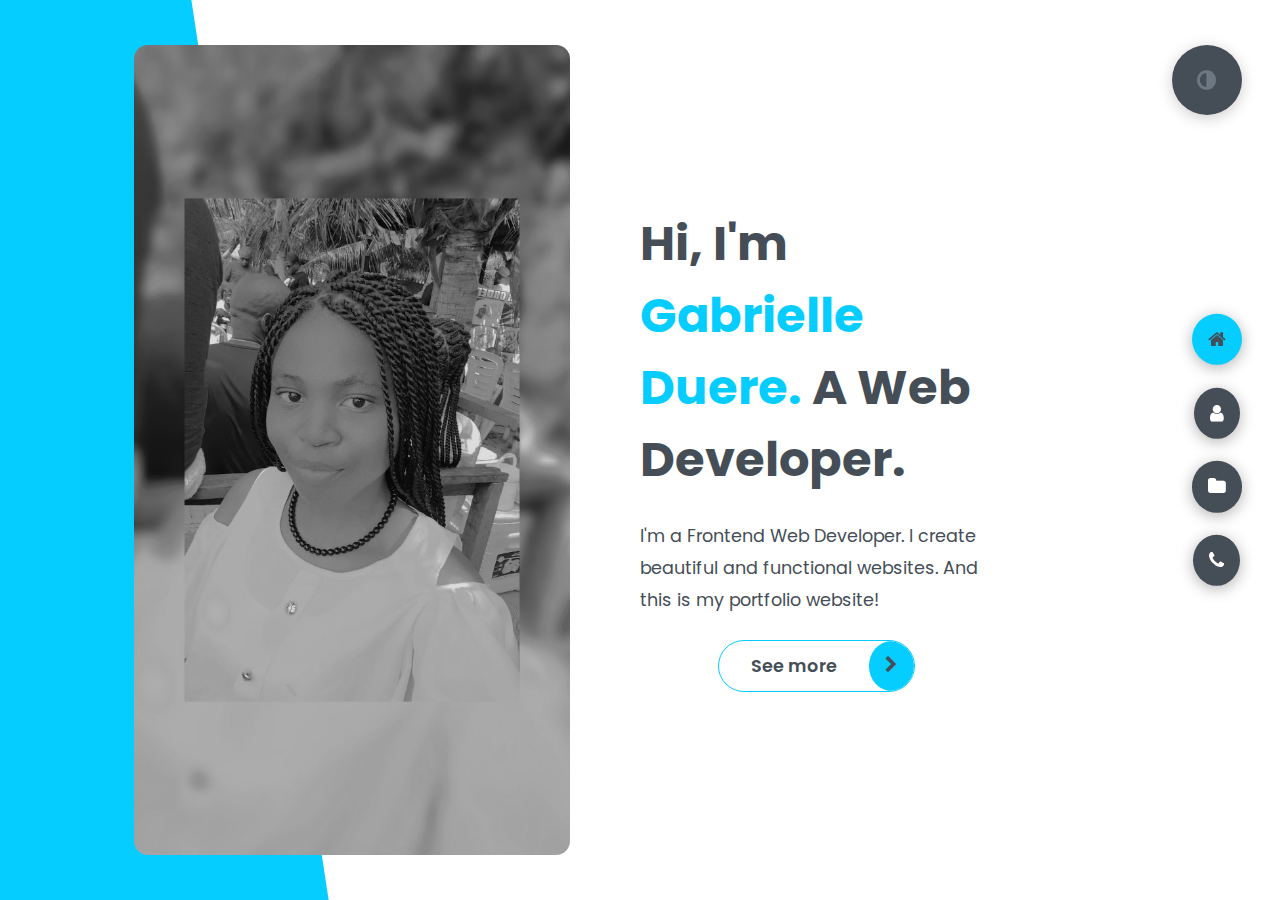
<file: index.html>
<!DOCTYPE html>
<html lang="en">
<head>
    <meta charset="UTF-8">
    <meta http-equiv="X-UA-Compatible" content="IE=edge">
    <meta name="viewport" content="width=device-width, initial-scale=1.0">
    <link rel="stylesheet" href="https://stackpath.bootstrapcdn.com/font-awesome/4.7.0/css/font-awesome.min.css" />
    <link rel="stylesheet" href="styles.css">
    <link rel="preconnect" href="https://fonts.googleapis.com">
    <link rel="preconnect" href="https://fonts.gstatic.com" crossorigin>
    <link href="https://fonts.googleapis.com/css2?family=Poppins:ital,wght@0,100;0,200;0,300;0,400;0,500;0,600;0,700;0,800;0,900;1,100;1,200;1,300;1,400;1,500;1,600;1,700;1,800;1,900&display=swap" rel="stylesheet">
    <title>Portfolio</title>
</head>
<body class="main-content light-mode">
    <header class="section sec1 header active" id="home">
        <div class="header-content">
            <div class="left-header">
                <div class="h-shape"></div>
                <div class="image">
                    <img src="/hero.jpg" alt="">
                </div>
            </div>
            <div class="right-header">
                <h1 class="name">
                    Hi, I'm <span class="name">Gabrielle Duere.</span>
                    A Web Developer.
                </h1>
                <p>
                    I'm a Frontend Web Developer. I create beautiful and functional websites.
                    And this is my portfolio website!
                </p>
                <div class="btn-con">
                    <a href="/about.html" class="main-btn">
                        <span class="btn-text">
                            See more
                        </span>
                        <span class="btn-icon">
                            <i class="fa fa-chevron-right"></i>
                        </span>
                    </a>
                </div>
                
            </div>
        </div>
    </header>
    <div class="controls">
        <a href="/index.html"><div class="control con-1 active-btn" data-id="home"><i class="fa fa-home"></i></div></a>
        <a href="/about.html"><div class="control con-2" data-id="about"><i class="fa fa-user"></i></div></a>
        <a href="/portfolio.html"><div class="control con-3" data-id="portfolio"><i class="fa fa-folder"></i></div></a>
        <a href="/contact.html"><div class="control con-5" data-id="contact"><i class="fa fa-phone"></i></div></a>
    </div>

    <div class="theme-btn">
        <i class="fa fa-adjust"></i>
    </div>

    <script src="app.js"></script>
</body>
</html>
</file>
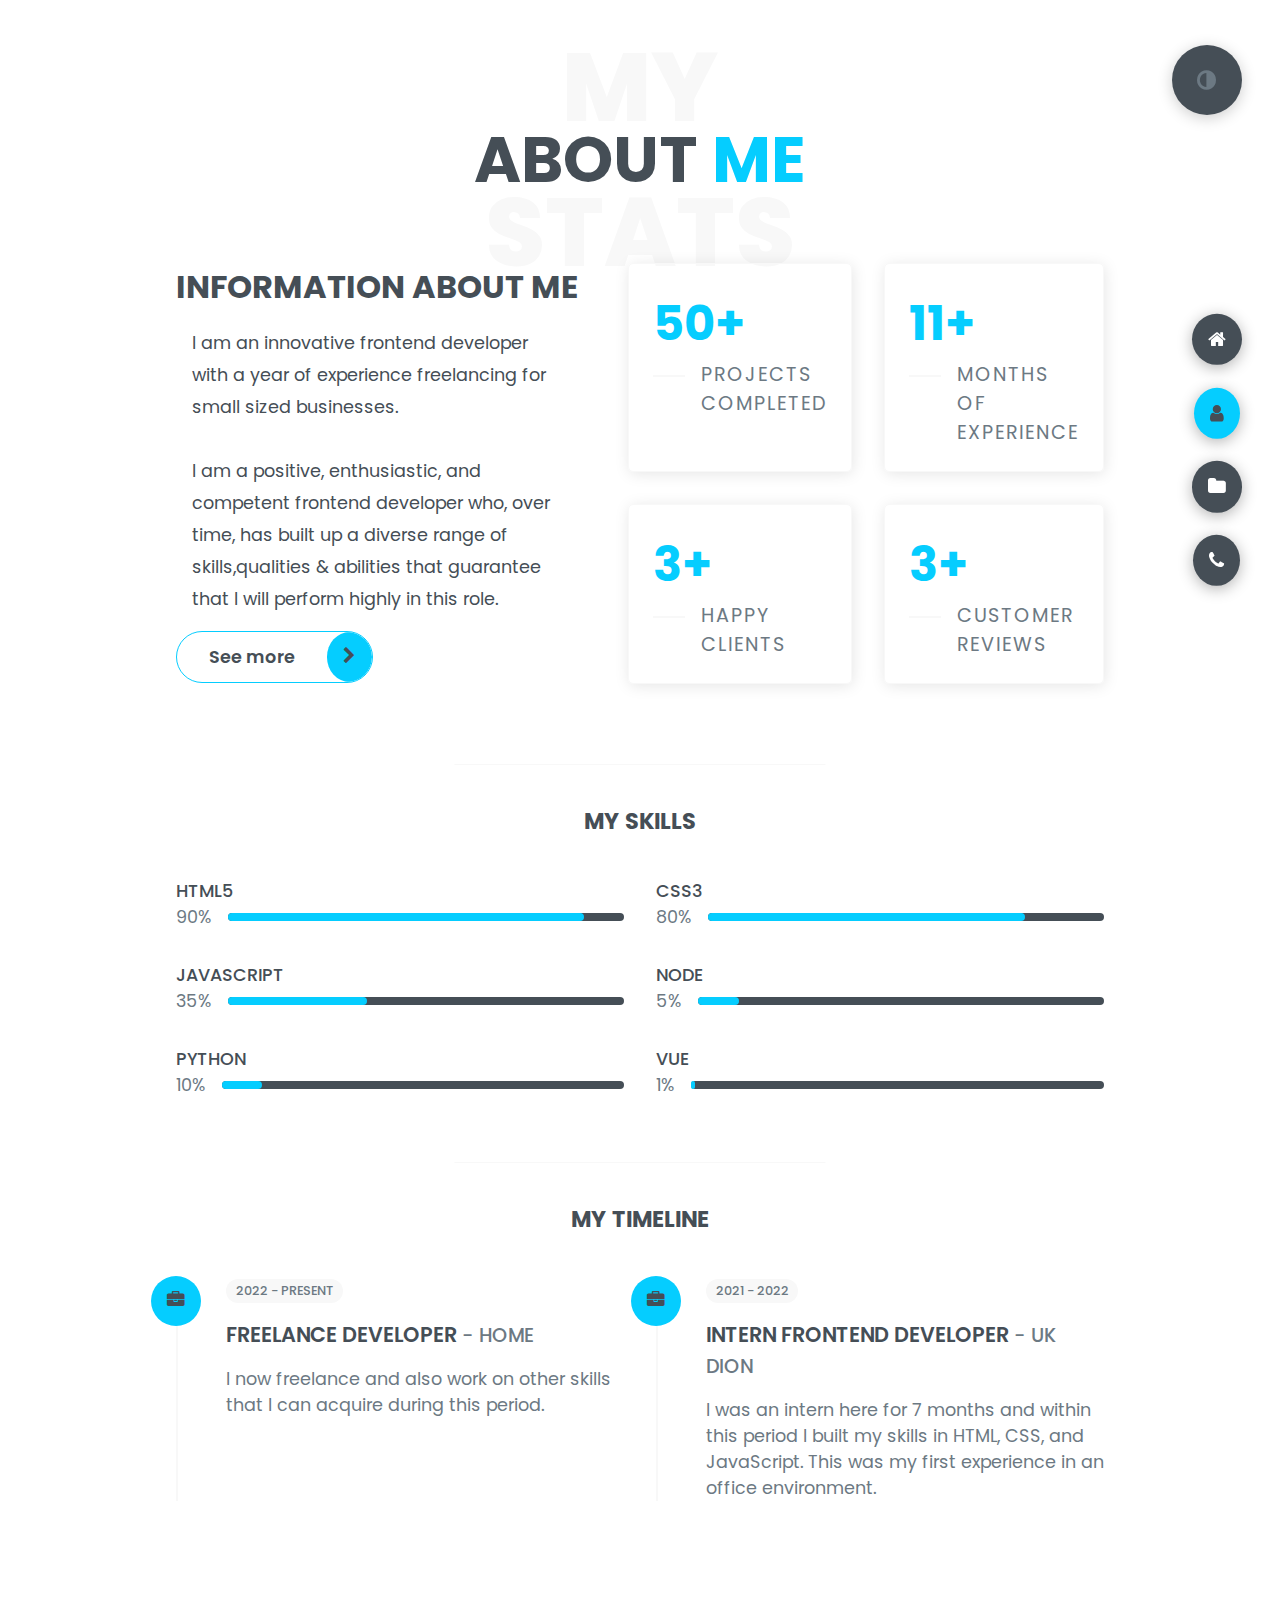
<file: about.html>
<!DOCTYPE html>
<html lang="en">
    <head>
        <meta charset="utf-8">
        <meta name="viewport" content="width=device-width, initial-scale=1, shrink-to-fit=no">
        
        <!-- SEO Meta Tags -->
        <meta name="description" content="Your description">
        <meta name="author" content="Your name">
    
        <!-- OG Meta Tags to improve the way the post looks when you share the page on Facebook, Twitter, LinkedIn -->
        <meta property="og:site_name" content="" /> <!-- website name -->
        <meta property="og:site" content="" /> <!-- website link -->
        <meta property="og:title" content=""/> <!-- title shown in the actual shared post -->
        <meta property="og:description" content="" /> <!-- description shown in the actual shared post -->
        <meta property="og:image" content="" /> <!-- image link, make sure it's jpg -->
        <meta property="og:url" content="" /> <!-- where do you want your post to link to -->
        <meta name="twitter:card" content="summary_large_image"> <!-- to have large image post format in Twitter -->
    
        <!-- Webpage Title -->
        <title>About Page</title>
        
        <!-- Styles -->
        <link rel="stylesheet" href="https://stackpath.bootstrapcdn.com/font-awesome/4.7.0/css/font-awesome.min.css" />

    <link rel="stylesheet" href="styles.css">

    <link rel="preconnect" href="https://fonts.googleapis.com">

    <link rel="preconnect" href="https://fonts.gstatic.com" crossorigin>

    <link href="https://fonts.googleapis.com/css2?family=Poppins:ital,wght@0,100;0,200;0,300;0,400;0,500;0,600;0,700;0,800;0,900;1,100;1,200;1,300;1,400;1,500;1,600;1,700;1,800;1,900&display=swap" rel="stylesheet">

        <!-- Favicon  -->
        <link rel="icon" href="images/favicon.png">
    </head>
<body class="main-content light-mode">
    <main>
        <section class="section sec2 about active" id="about">
            <div class="main-title">
                <h2>About <span>me</span> <span class="bg-text">my stats</span></h2>
            </div>
            <div class="about-con">
                <div class="left-about">
                    <h4>Information About Me</h4>
                    <p>
                        I am an innovative frontend developer with a year of experience 
                        freelancing for small sized businesses. <br> <br> I am a positive, 
                        enthusiastic, and competent frontend developer who, over time, 
                        has built up a diverse range of skills,qualities & abilities that 
                        guarantee that I will perform highly in this role.
                    </p>
                    <div class="btn-con">
                        <a href="/portfolio.html" class="main-btn">
                            <span class="btn-text">
                                See more
                            </span>
                            <span class="btn-icon">
                                <i class="fa fa-chevron-right"></i>
                            </span>
                        </a>
                    </div>
                </div>
                <div class="right-about">
                    <div class="about-item">
                        <div class="abt-text">
                            <p class="large-text">50+</p>
                            <p class="small-text">Projects <br> Completed</p>
                        </div>
                    </div>
                    <div class="about-item">
                        <div class="abt-text">
                            <p class="large-text">11+</p>
                            <p class="small-text">months of<br> Experience</p>
                        </div>
                    </div>
                    <div class="about-item">
                        <div class="abt-text">
                            <p class="large-text">3+</p>
                            <p class="small-text">Happy <br>clients</p>
                        </div>
                    </div>
                    <div class="about-item">
                        <div class="abt-text">
                            <p class="large-text">3+</p>
                            <p class="small-text">customer <br> reviews</p>
                        </div>
                    </div>
                </div>
            </div>
            <div class="about-stats">
                <h4 class="stat-title">My Skills</h4>
                <div class="progress-bars">
                    <div class="progress-bar">
                        <p class="progress-title">
                            html5
                        </p>
                        <div class="progress-con">
                            <p class="prog-text">90%</p>
                            <div class="progress">
                                <span class="html"></span>
                            </div>
                        </div>
                    </div>
                    <div class="progress-bar">
                        <p class="progress-title">
                            css3
                        </p>
                        <div class="progress-con">
                            <p class="prog-text">80%</p>
                            <div class="progress">
                                <span class="css"></span>
                            </div>
                        </div>
                    </div>
                    <div class="progress-bar">
                        <p class="progress-title">
                            JavaScript
                        </p>
                        <div class="progress-con">
                            <p class="prog-text">35%</p>
                            <div class="progress">
                                <span class="js"></span>
                            </div>
                        </div>
                    </div>
                    <div class="progress-bar">
                        <p class="progress-title">
                            node
                        </p>
                        <div class="progress-con">
                            <p class="prog-text">5%</p>
                            <div class="progress">
                                <span class="api"></span>
                            </div>
                        </div>
                    </div>
                    <div class="progress-bar">
                        <p class="progress-title">
                            python
                        </p>
                        <div class="progress-con">
                            <p class="prog-text">10%</p>
                            <div class="progress">
                                <span class="python"></span>
                            </div>
                        </div>
                    </div>
                    <div class="progress-bar">
                        <p class="progress-title">
                            vue
                        </p>
                        <div class="progress-con">
                            <p class="prog-text">1%</p>
                            <div class="progress">
                                <span class="vue"></span>
                            </div>
                        </div>
                    </div>
                </div>
            </div>
            <h4 class="stat-title">My timeline</h4>
            <div class="timeline">
                <div class="timeline-item">
                    <div class="tl-icon">
                        <i class="fa fa-briefcase"></i>
                    </div>
                    <p class="tl-duration">2022 - present</p>
                    <h5>Freelance Developer <span> - Home</span></h5>
                    <p>
                        I now freelance and also work on other skills that I 
                        can acquire during this period.
                    </p>
                </div>
                <div class="timeline-item">
                    <div class="tl-icon">
                        <i class="fa fa-briefcase"></i>
                    </div>
                    <p class="tl-duration">2021 - 2022</p>
                    <h5>Intern Frontend Developer <span> - UK Dion</span></h5>
                    <p>
                        I was an intern here for 7 months and within this period I 
                        built my skills in HTML, CSS, and JavaScript. This was my first 
                        experience in an office environment.
                    </p>
                </div>
            </div>
        </section>
    </main>
    <div class="controls">
        <a href="/index.html"><div class="control con-1" data-id="home"><i class="fa fa-home"></i> </div></a>
        <a href="/about.html"><div class="control con-2 active-btn" data-id="about"><i class="fa fa-user"></i></div></a>
        <a href="/portfolio.html"><div class="control con-3" data-id="portfolio"><i class="fa fa-folder"></i></div></a>
        <a href="/contact.html"><div class="control con-5" data-id="contact"><i class="fa fa-phone"></i></div></a>
    </div>

    <div class="theme-btn">
        <i class="fa fa-adjust"></i>
    </div>

    <script src="app.js"></script>
</body>
    
</html>
</file>
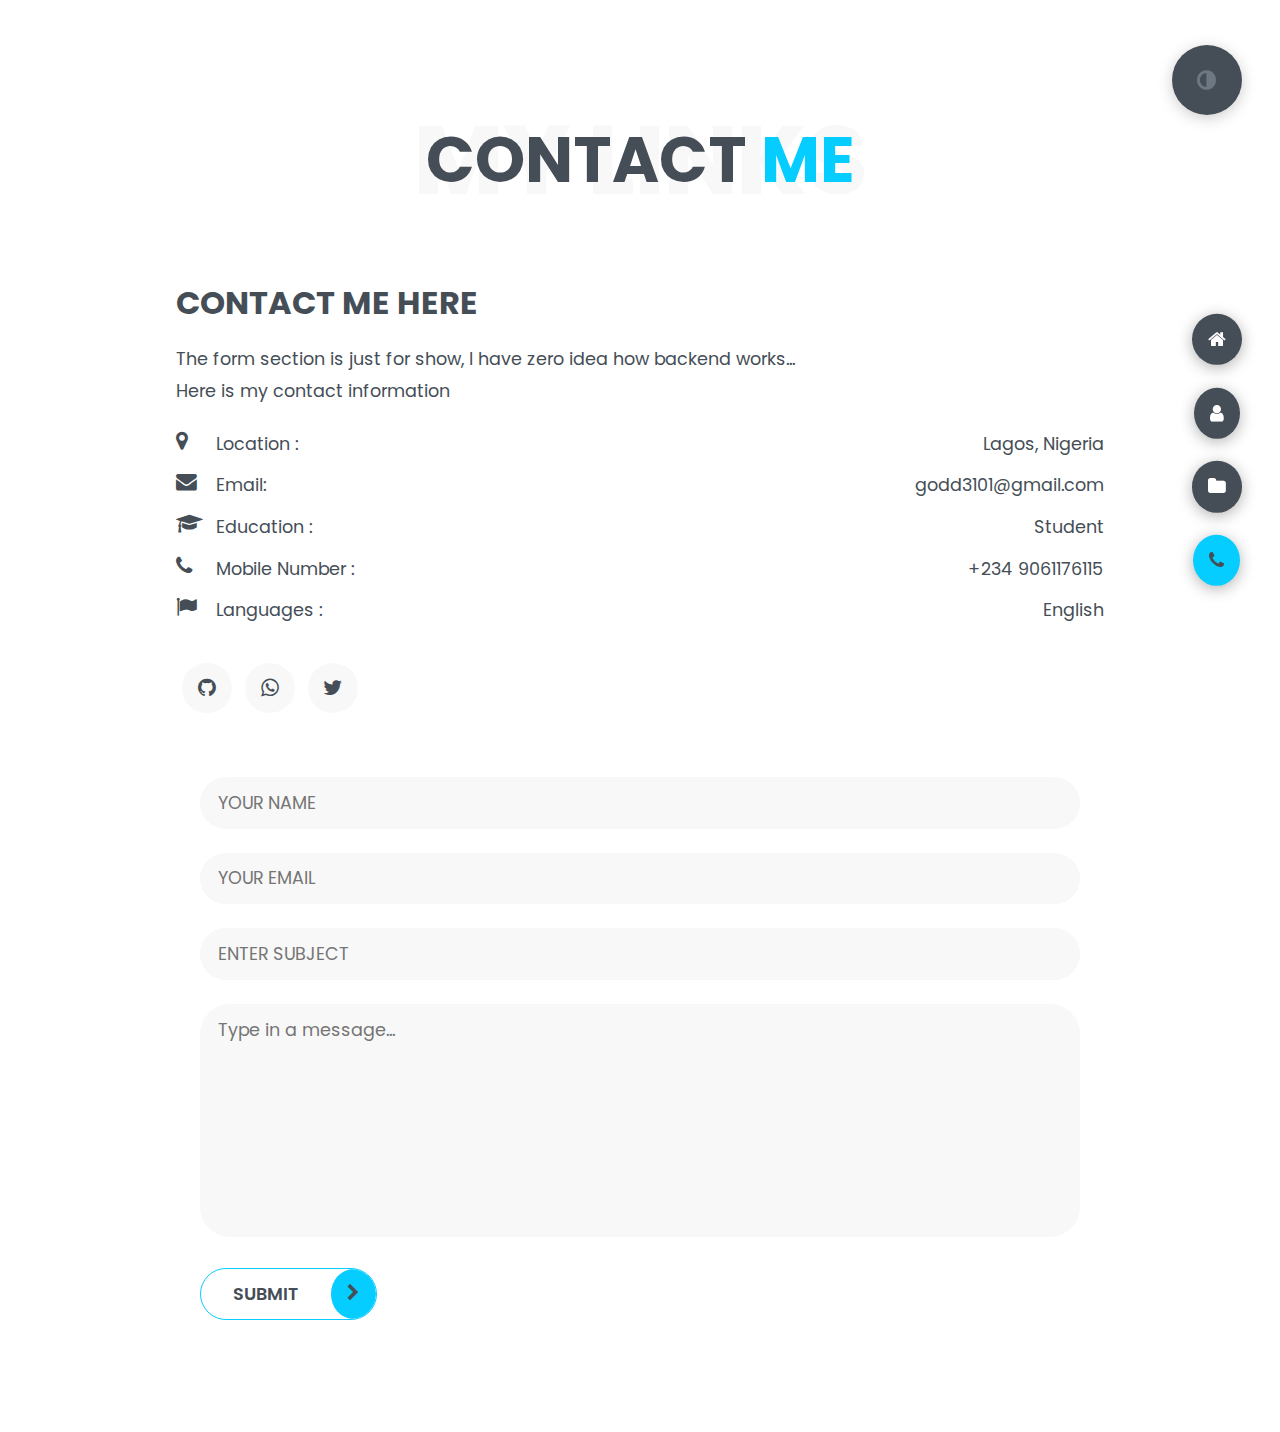
<file: contact.html>
<!DOCTYPE html>
<html lang="en">
<head>
    <meta charset="UTF-8">
    <meta http-equiv="X-UA-Compatible" content="IE=edge">
    <meta name="viewport" content="width=device-width, initial-scale=1.0">
    <link rel="stylesheet" href="https://stackpath.bootstrapcdn.com/font-awesome/4.7.0/css/font-awesome.min.css" />
    <link rel="stylesheet" href="styles.css">
    <link rel="preconnect" href="https://fonts.googleapis.com">
    <link rel="preconnect" href="https://fonts.gstatic.com" crossorigin>
    <link href="https://fonts.googleapis.com/css2?family=Poppins:ital,wght@0,100;0,200;0,300;0,400;0,500;0,600;0,700;0,800;0,900;1,100;1,200;1,300;1,400;1,500;1,600;1,700;1,800;1,900&display=swap" rel="stylesheet">
    <title>Portfolio</title>
</head>
<body class="main-content light-mode">
    <main>
        <section class="section sec5 contact active" id="contact">
            <div class="contact-container">
                <div class="main-title">
                    <h2>Contact<span> me</span> <span class="bg-text">my links</span></h2>
                </div>
                <div class="contact-content-con">
                    <div class="left-contact">
                        <h4>Contact Me Here</h4>
                        <p>
                            The form section is just for show, I have zero idea how backend
                            works... <br> Here is my contact information
                        </p>
                        <div class="contact-info">
                            <div class="contact-item">
                                <div class="icon">
                                    <span>
                                        <i class="fa fa-map-marker"></i>
                                    </span>
                                     Location :
                                </div>
                                <p>Lagos, Nigeria</p>
                            </div>
                            <div class="contact-item">
                                <div class="icon">
                                    <span>
                                        <i class="fa fa-envelope"></i>
                                    </span>
                                     Email:
                                </div>
                                <p> godd3101@gmail.com</p>
                            </div>
                            <div class="contact-item">
                                <div class="icon">
                                    <span>
                                        <i class="fa fa-graduation-cap"></i>
                                    </span>
                                     Education :
                                </div>
                                <p>Student</p>
                            </div>
                            <div class="contact-item">
                                <div class="icon">
                                    <span>
                                        <i class="fa fa-phone"></i>
                                    </span>
                                     Mobile Number :
                                </div>
                                <p>+234 9061176115</p>
                            </div>
                            <div class="contact-item">
                                <div class="icon">
                                    <span><i class="fa fa-flag"></i></span>
                                     Languages :
                                </div>
                                <p>English</p>
                            </div>
                        </div>
                        <div class="contact-icons">
                            <div class="contact-icon">
                                <a href="https://github.com/Gabrielle3101/"><i class="fa fa-github"></i></a>
                            </div>
                            <div class="contact-icon">
                                <a href="https://wa.me/message/NMHTBQ3AHOCOJ1/"><i class="fa fa-whatsapp"></i></a>
                            </div>
                            <div class="contact-icon">
                                <a href="https://mobile.twitter.com/__simpledev/"><i class="fa fa-twitter"></i></a>
                            </div>
                        </div>
                    </div>
                    <div class="right-contact">
                        <form class="contact-form" action="">
                            <div class="input-control ic2">
                                <input type="text" required placeholder="YOUR NAME" name="" id="">
                                <input class="last" type="email" required placeholder="YOUR EMAIL" name="" id="">
                            </div>
                            <div class="input-control">
                                <input type="text" required placeholder="ENTER SUBJECT" name="" id="">
                            </div>
                            <div class="input-control">
                                <textarea placeholder="Type in a message..." name="" id="" cols="15" rows="8"></textarea>
                            </div>
                            <div class="submit-btn">
                                <a href="/about.html" class="main-btn">
                                    <span class="btn-text">
                                        SUBMIT
                                    </span>
                                    <span class="btn-icon">
                                        <i class="fa fa-chevron-right"></i>
                                    </span>
                                </a>
                            </div>
                        </form>
                    </div>
                </div>
            </div>
        </section>
    </main>
    <div class="controls">
        <a href="/index.html"><div class="control con-1" data-id="home"><i class="fa fa-home"></i></div></a>
        <a href="/about.html"><div class="control con-2" data-id="about"><i class="fa fa-user"></i></div></a>
        <a href="/portfolio.html"><div class="control con-3" data-id="portfolio"><i class="fa fa-folder"></i></div></a>
        <a href="/contact.html"><div class="control con-5 active-btn" data-id="contact"><i class="fa fa-phone"></i></div></a>
    </div>

    <div class="theme-btn">
        <i class="fa fa-adjust"></i>
    </div>

    <script src="app.js"></script>
</body>
</html>
</file>
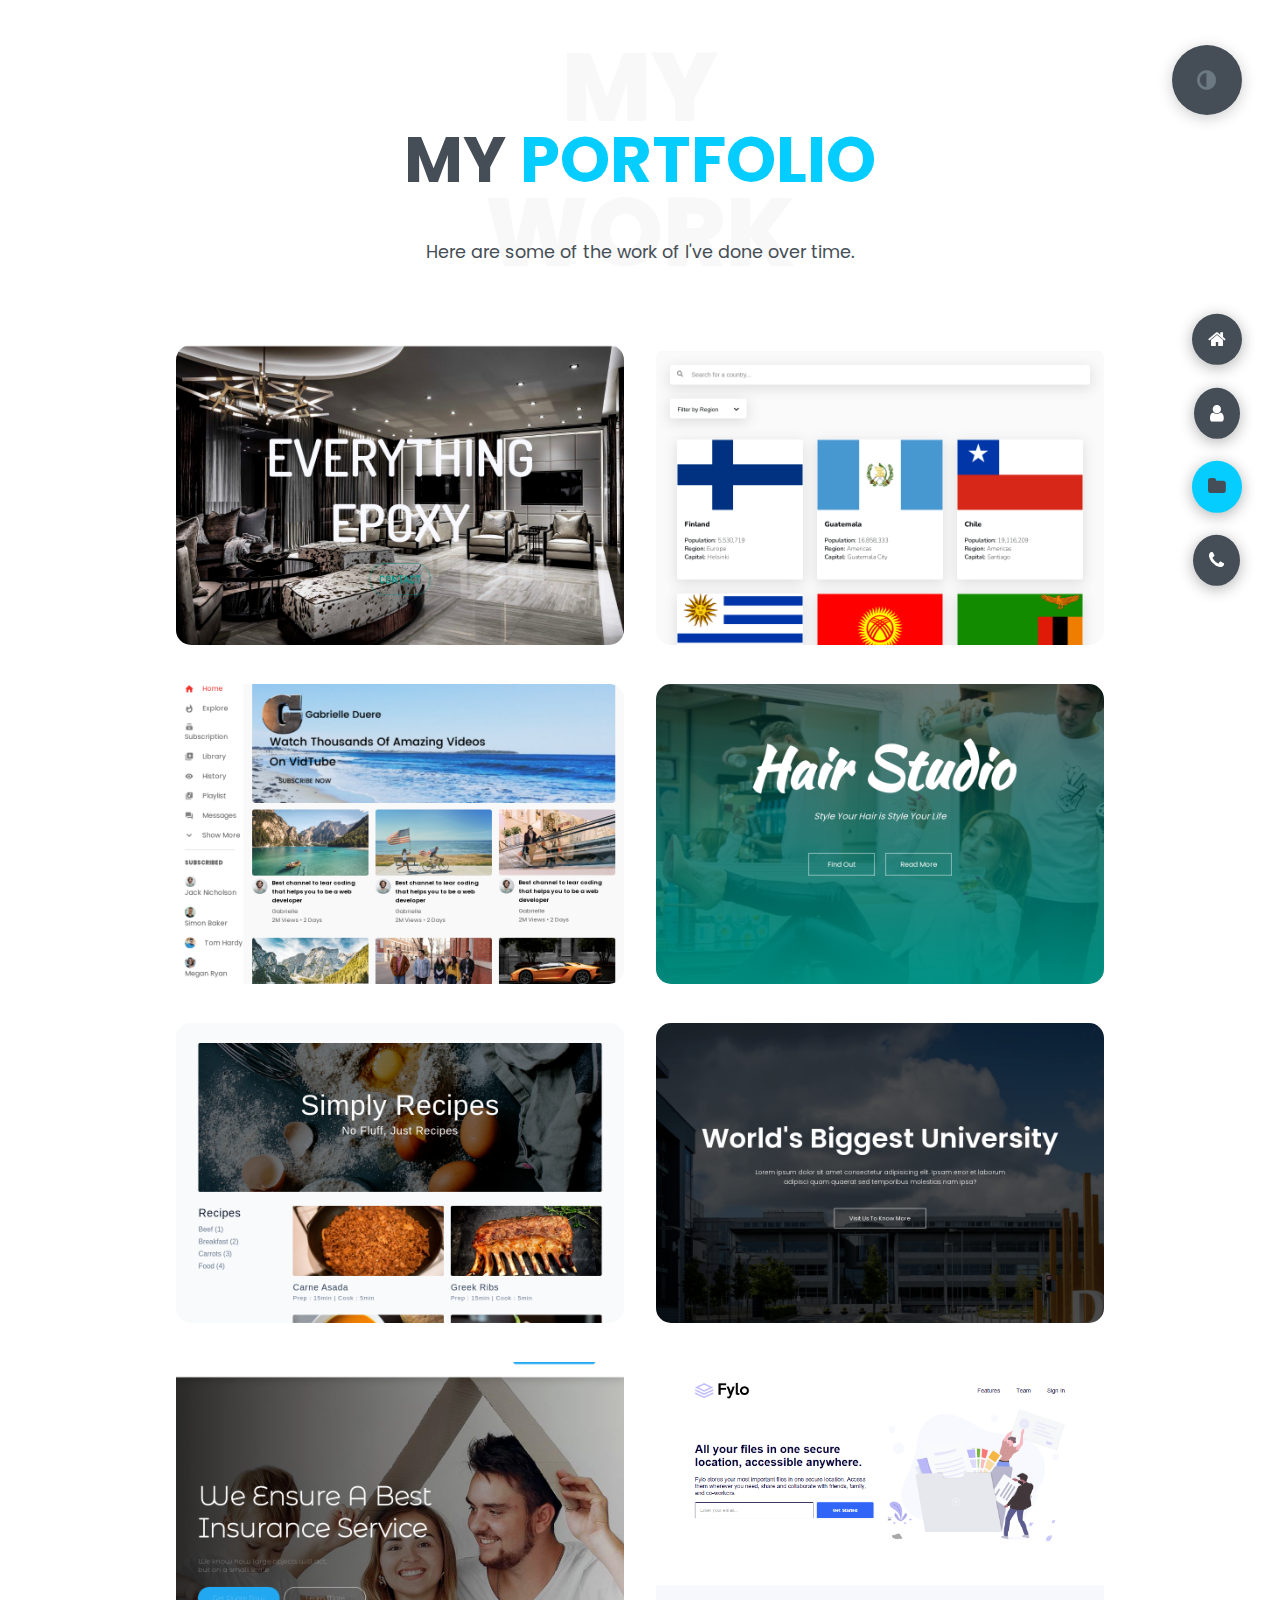
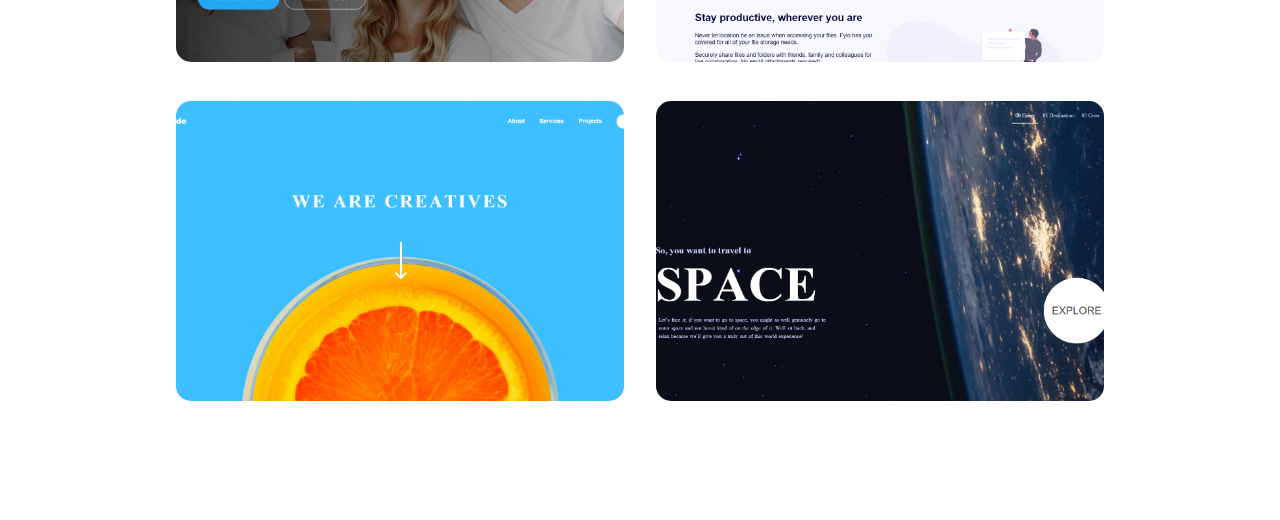
<file: portfolio.html>
<!DOCTYPE html>
<html lang="en">
<head>
    <meta charset="UTF-8">
    <meta http-equiv="X-UA-Compatible" content="IE=edge">
    <meta name="viewport" content="width=device-width, initial-scale=1.0">
    <link rel="stylesheet" href="https://stackpath.bootstrapcdn.com/font-awesome/4.7.0/css/font-awesome.min.css" />
    <link rel="stylesheet" href="styles.css">
    <link rel="preconnect" href="https://fonts.googleapis.com">
    <link rel="preconnect" href="https://fonts.gstatic.com" crossorigin>
    <link href="https://fonts.googleapis.com/css2?family=Poppins:ital,wght@0,100;0,200;0,300;0,400;0,500;0,600;0,700;0,800;0,900;1,100;1,200;1,300;1,400;1,500;1,600;1,700;1,800;1,900&display=swap" rel="stylesheet">
    <title>Portfolio</title>
</head>
<body class="main-content light-mode">
    <main>
        <section class="section sec3 portfolio active" id="portfolio">
            <div class="main-title">
                <h2>my <span>portfolio</span> <span class="bg-text">my work</span></h2>
            </div>
            <p class="portfolio-text">
                Here are some of the work of I've done over time.
            </p>
            <div class="portfolios">
                <div class="portfolio-item">
                    <div class="images">
                        <img src="/everything-epoxy.png" alt="">
                    </div>
                    <div class="hover-items">
                        <h3>Project Source</h3>
                        <div class="icons">
                            <a class="icon" target="_blank" href="https://github.com/Gabrielle3101/everything-epoxy/"><i class="fa fa-github"></i></a>
                            <a class="icon" target="_blank" href="https://everything-epoxy.netlify.app"><i class="fa fa-arrow-circle-right"></i></a>
                        </div>
                    </div>
                </div>
                <div class="portfolio-item">
                    <div class="images">
                        <img src="/rest.png" alt="">
                    </div>
                    <div class="hover-items">
                        <h3>Project Source</h3>
                        <div class="icons">
                            <a class="icon" target="_blank" href="https://github.com/Gabrielle3101/rest-countries-api/"><i class="fa fa-github"></i></a>
                            <a class="icon" target="_blank" href="https://gabbie-rest-countries-api.netlify.app"><i class="fa fa-arrow-circle-right"></i></a>
                        </div>
                    </div>
                </div>
                <div class="portfolio-item">
                    <div class="images">
                        <img src="/vidtube.png" alt="">
                    </div>
                    <div class="hover-items">
                        <h3>Project Source</h3>
                        <div class="icons">
                            <a class="icon" target="_blank" href="https://github.com/Gabrielle3101/youtube-clone/"><i class="fa fa-github"></i></a>
                            <a class="icon" target="_blank" href="https://vidtube-gabbie.netlify.app"><i class="fa fa-arrow-circle-right"></i></a>
                        </div>
                    </div>
                </div>
                <div class="portfolio-item">
                    <div class="images">
                        <img src="/barber.png" alt="">
                    </div>
                    <div class="hover-items">
                        <h3>Project Source</h3>
                        <div class="icons">
                            <a class="icon" target="_blank" href="https://github.com/Gabrielle3101/barber-website/"><i class="fa fa-github"></i></a>
                            <a class="icon" target="_blank" href="https://barber-shop-gabbie.netlify.app"><i class="fa fa-arrow-circle-right"></i></a>
                        </div>
                    </div>
                </div>
                <div class="portfolio-item">
                    <div class="images">
                        <img src="/simply-recipes.png" alt="">
                    </div>
                    <div class="hover-items">
                        <h3>Project Source</h3>
                        <div class="icons">
                            <a class="icon" target="_blank" href="https://github.com/Gabrielle3101/simply-recipes-gabbie/"><i class="fa fa-github"></i></a>
                            <a class="icon" target="_blank" href="https://simply-recipes-gabbie.netlify.app"><i class="fa fa-arrow-circle-right"></i></a>
                        </div>
                    </div>
                </div>
                <div class="portfolio-item">
                    <div class="images">
                        <img src="/eduford.png" alt="">
                    </div>
                    <div class="hover-items">
                        <h3>Project Source</h3>
                        <div class="icons">
                            <a class="icon" href="" target="_blankhttps://github.com/Gabrielle3101/university-project/"><i class="fa fa-github"></i></a>
                            <a class="icon" href="https://university-website-gabbie.netlify.app" target="_blank"><i class="fa fa-arrow-circle-right"></i></a>
                        </div>
                    </div>
                </div>
                <div class="portfolio-item">
                    <div class="images">
                        <img src="/insurantly.png" alt="">
                    </div>
                    <div class="hover-items">
                        <h3>Project Source</h3>
                        <div class="icons">
                            <a class="icon" target="_blank" href="https://github.com/Gabrielle3101/my-first-website/"><i class="fa fa-github"></i></a>
                            <a class="icon" href="https://first-website-gabby.netlify.app" target="_blank"><i class="fa fa-arrow-circle-right"></i></a>
                        </div>
                    </div>
                </div>
                <div class="portfolio-item">
                    <div class="images">
                        <img src="/fylo.png" alt="">
                    </div>
                    <div class="hover-items">
                        <h3>Project Source</h3>
                        <div class="icons">
                            <a class="icon" target="_blank" href="https://github.com/Gabrielle3101/fylo-landing-page-fm/"><i class="fa fa-github"></i></a>
                            <a class="icon" target="_blank" href="https://gabbie-fylo-landing-page.netlify.app"><i class="fa fa-arrow-circle-right"></i></a>
                        </div>
                    </div>
                </div>
                <div class="portfolio-item">
                    <div class="images">
                        <img src="/sunnyside.png" alt="">
                    </div>
                    <div class="hover-items">
                        <h3>Project Source</h3>
                        <div class="icons">
                            <a class="icon" target="_blank" href="https://github.com/Gabrielle3101/sunnyside-fm/"><i class="fa fa-github"></i></a>
                            <a class="icon" target="_blank" href="https://sunnyside-fm.netlify.app"><i class="fa fa-arrow-circle-right"></i></a>
                        </div>
                    </div>
                </div>
                <div class="portfolio-item">
                    <div class="images">
                        <img src="/space.png" alt="">
                    </div>
                    <div class="hover-items">
                        <h3>Project Source</h3>
                        <div class="icons">
                            <a class="icon" target="_blank" href="https://github.com/Gabrielle3101/space-tourism/"><i class="fa fa-github"></i></a>
                            <a class="icon" target="_blank" href="https://gabbie-space-tourism.netlify.app"><i class="fa fa-arrow-circle-right"></i></a>
                        </div>
                    </div>
                </div>
            </div>
        </section>
    </main>
    <div class="controls">
        <a href="/index.html"><div class="control con-1" data-id="home"><i class="fa fa-home"></i></div></a>
        <a href="/about.html"><div class="control con-2" data-id="about"><i class="fa fa-user"></i></div></a>
        <a href="/portfolio.html"><div class="control con-3 active-btn" data-id="portfolio"><i class="fa fa-folder"></i></div></a>
        <a href="/contact.html"><div class="control con-5" data-id="contact"><i class="fa fa-phone"></i></div></a>
    </div>

    <div class="theme-btn">
        <i class="fa fa-adjust"></i>
    </div>

    <script src="app.js"></script>
</body>
</html>
</file>
<file: styles.css>
* {
    margin: 0;
    padding: 0;
    box-sizing: border-box;
    list-style: none;
}

:root {
    --color-primary: #191d2b;
    --color-sec: #462fc9;
    --color-white: #ffffff;
    --color-black: #000000;
    --color-gray0: #f8f8f8;
    --color-gray1: #dbe1e8;
    --color-gray2: #b2becd;
    --color-gray3: #6c7983;
    --color-gray4: #454e56;
    --color-gray5: #2a2e35;
    --color-gray6: #12181b;
    --br-sm-2: 14px;
    --transition: all .4s ease-in-out;
    --shadow1: 0 3px 15px rgba(0,0,0,0.3);
}

.light-mode {
    --color-primary: #ffffff;
    --color-sec: #05cdff;
    --color-white: #454e56;
    --color-black: #000;
    --color-gray0: #f8f8f8;
    --color-gray1: #6c7983;
    --color-gray2: #6c7983;
    --color-gray3: #6c7983;
    --color-gray4: #454e56;
    --color-gray5: #f8f8f8;
    --color-gray6: #12181b;
}

body{
    background-color: var(--color-primary);
    font-family: 'Poppins', sans-serif !important;
    font-size: 1.1rem;
    color: var(--color-white);
    transition: all .4s ease-in-out;
}

a {
    display: inline-block;
    text-decoration: none;
    color: inherit;
    font-family: inherit;
}

header {
    min-height: 100vh;
    color: var(--color-white);
    overflow: hidden;
}

section {
    min-height: 100vh;
    width: 100%;
    position: absolute;
    top: 0;
    left: 0;
    padding: 3rem 18rem;
}

.section {
    transform: translateY(-100%) scale(0);
    transition: var(--transition);
    background-color: var(--color-primary);
}

.sec1 {
    display: none;
    transform: translateY(0) scale(1);
}

.sec2 {
    display: none;
    transform: translateY(0) scale(1);
}

.sec3 {
    display: none;
    transform: translateY(0) scale(1);
}

.sec4 {
    display: none;
    transform: translateY(0) scale(1);
}

.sec5 {
    display: none;
    transform: translateY(0) scale(1);
}

.active {
    display: block;
    animation: scaleAnim 1s ease-in;
}

@keyframes scaleAnim {
    0%{
        transform: translateY(-100%) scale(0)
    }
    100%{
        transform: translateY(0) scale(1)
    }
}

/* -------- */
/* controls */
/* -------- */
.controls {
    position: fixed;
    z-index: 10;
    top: 50%;
    right: 3%;
    display: flex;
    flex-direction: column;
    transform: translateY(-50%);
    align-items: center;
    justify-content: center;
}

.control {
    padding: 1rem;
    cursor: pointer;
    background-color: var(--color-gray4);
    border-radius: 50%;
    display: flex;
    align-items: center;
    justify-content: center;
    color: white !important;
    margin: .7rem 0;
    box-shadow: var(--shadow1);
    font-size: 1.2rem;
    transition: var(--transition);
}

.control:hover {
    transform: translateY(-5px);
}

.controls .active-btn {
    background-color: var(--color-sec) !important; 
    transition: var(--transition);
    color: var(--color-white) !important;
}

.theme-btn {
    position: fixed;
    cursor: pointer;
    width: 70px;
    height: 70px;
    border-radius: 50%;
    background-color: var(--color-gray4);
    display: flex;
    justify-content: center;
    align-items: center;
    top: 5%;
    right: 3%;
    box-shadow: 0 3px 15px rgba(0, 0, 0, .2);
    transition: all .1s ease-in-out;
}

.theme-btn p {
    font-size: 15px !important;
    color: var(--color-gray2);
    pointer-events: none;
}

.theme-btn i {
    font-size: 1.4rem;
    color: var(--color-gray2);
    pointer-events: none;
}

.theme-btn:active {
    transform: translateY(-5px);
}

.theme-btn p {
    font-size: 1.2rem;
    color: var(--color-gray2);
    pointer-events: none;
}

/* -------------- */
/* header content */
/* -------------- */


.header-content {
    display: grid;
    grid-template-columns: repeat(2, 1fr);
    min-height: 100vh;
}

.left-header {
    display: flex;
    align-items: center;
    justify-content: center;
    position: relative;
}

.h-shape {
    transition: var(--transition);
    width: 65%;
    height: 100%;
    background-color: var(--color-sec);
    position: absolute;
    left: 0;
    top: 0;
    z-index: -1;
    clip-path: polygon(0 0, 46% 0, 79% 100%, 0 100%);
}

.image {
    border-radius: var(--br-sm-2);
    height: 90%;
    width: 68%;
    margin-left: 4rem;
    /* background-color: var(--color-black); */
    transition: var(--transition);
}

.image img {
    height: 100%;
    width: 100%;
    border-radius: var(--br-sm-2);
    object-fit: cover;
    transition: var(--transition);
    filter: grayscale(100%);
}

.image img:hover {
    filter: grayscale(0);
}

.right-header {
    display: flex;
    flex-direction: column;
    justify-content: center;
    padding-right: 18rem;
}

.right-header .name {
    font-size: 3rem;
}

.right-header .name span {
    color: var(--color-sec);
}

.right-header p {
    margin: 1.5rem 0;
    line-height: 2rem;
}

/* ------*/
/* about */
/* ------*/

.about-con {
    display: grid;
    grid-template-columns: repeat(2, 1fr);
    padding-top: 3.5rem;
    padding-bottom: 5rem;
}

.about-con .left-about {
    padding-right: 3rem;
}

.about-con .left-about p {
    line-height: 2rem;
    padding: 1rem;
}

.about-con .left-about h4 {
    font-size: 2rem;
    text-transform: uppercase;
}

.about-con .right-about {
    display: grid;
    grid-template-columns: repeat(2, 1fr);
    grid-gap: 2rem;
}

.about-item {
    border: 1px solid var(--color-gray5);
    border-radius: 5px;
    transition: var(--transition);
    box-shadow: 1px 2px 15px rgba(0, 0, 0, .1);
}

.about-item:hover {
    cursor: default;
    transform: translateY(-5px);
    border: 1px solid var(--color-sec);
    box-shadow: 1px 4px 15px rgba(0, 0, 0, .32);
}

.abt-text {
    padding: 1.5rem;
    display: flex;
    flex-direction: column;
}

.abt-text .large-text {
    font-size: 3rem;
    font-weight: 700;
    color: var(--color-sec);
}

.abt-text .small-text {
    padding-left: 3rem;
    text-transform: uppercase;
    position: relative;
    font-size: 1.2rem;
    color: var(--color-gray1);
    letter-spacing: 2px;
}

.abt-text .small-text::before {
    content: '';
    position: absolute;
    left: 0;
    top: 15px;
    width: 2rem;
    height: 2px;
    background-color: var(--color-gray5);
}

.about-stats {
    padding-bottom: 4rem;
}

.progress-bars {
    display: grid;
    grid-template-columns: repeat(2, 1fr);
    grid-gap: 2rem;
}

.progress-bar {
    display: flex;
    flex-direction: column;
}

.progress-title {
    text-transform: uppercase;
    font-weight: 500;
}

.progress-con {
    display: flex;
    align-items: center;
}

.prog-text {
    color: var(--color-gray2);
}

.progress {
    width: 100%;
    height: .45rem;
    border-radius: 100px;
    background-color: var(--color-gray4);
    margin-left: 1rem;
    position: relative;
}

.progress span {
    position: absolute;
    border-radius: 100px;
    left: 0;
    top: 0;
    height: 100%;
    background-color: var(--color-sec);
    transition: var(--transition);
}

.html {
    width: 90%;
}

.css {
    width: 80%;
}

.js {
    width: 35%;
}

.api {
    width: 10%;
}

.vue {
    width: 1%;
}

.python {
    width: 10%;
}

.stat-title {
    text-transform: uppercase;
    font-size: 1.4rem;
    text-align: center;
    padding: 2.5rem 0;
    position: relative;
}

.stat-title::before {
    content: '';
    left: 50%;
    top: 0;
    width: 40%;
    height: 1px;
    position: absolute;
    background-color: var(--color-gray5);
    transform: translateX(-50%);
}

/* -------- */
/* timeline */
/* -------- */

.timeline {
    display: grid;
    grid-template-columns: repeat(2, 1fr);
    grid-gap: 2rem;
    padding-bottom: 3rem;
}

.timeline-item {
    position: relative;
    padding-left: 3rem;
    border-left: 2px solid var(--color-gray5);
}

.tl-icon {
    position: absolute;
    left: -27px;
    top: 0;
    background-color: var(--color-sec);
    width: 50px;
    height: 50px;
    border-radius: 50%;
    display: flex;
    align-items: center;
    justify-content: center;
}

.tl-duration {
    padding: .2rem .6rem;
    background-color: var(--color-gray5);
    border-radius: 15px;
    display: inline-block;
    font-size: .8rem;
    text-transform: uppercase;
    font-weight: 500;
}

.timeline h5 {
    padding: 1rem 0rem;
    font-size: 1.3rem;
    text-transform: uppercase;
    font-weight: 600;
}

.timeline h5 span{
    color: var(--color-gray2);
    font-weight: 500;
    font-size: 1.2rem;
}

.timeline p {
    color: var(--color-gray2);
}

/* --------- */
/* portfolio */
/* --------- */

.portfolio-text {
    padding: 2rem 0;
    text-align: center;
}

.portfolios {
    display: grid;
    grid-template-columns: repeat(2, 1fr);
    grid-gap: 2rem;
    margin-top: 3rem;

}

.portfolio-item {
    position: relative;
}

.portfolio-item img {
    width: 100%;
    height: 300px;
    object-fit: cover;
    border-radius: 15px;
}

.portfolio-item .hover-items {
    width: 100%;
    background-color: var(--color-sec);
    position: absolute;
    left: 0;
    top: 0;
    height: 100%;
    border-radius: 15px;
    display: flex;
    flex-direction: column;
    align-items: center;
    justify-content: center;
    opacity: 0;
    transform: scale(0);
    transition: var(--transition);
}

.portfolio-item h3 {
    font-size: 1.5rem;
    color: var(--color-white);
    margin-bottom: 1.5rem;
}

.icons {
    display: flex;
    justify-content: center;
    align-items: center;
}

.icons .icon {
    background-color: var(--color-primary);
    border-radius: 50%;
    width: 50px;
    height: 50px;
    display: flex;
    align-items: center;
    justify-content: center;
    margin: 0 1rem;
    cursor: pointer;
    transition: var(--transition);
}

.icons .icon:hover {
    color: var(--color-primary);
    background-color: var(--color-white);
}

.portfolio-item:hover .hover-items {
    opacity: 1;
    transform: scale(1);
}

/* ------------ */
/* blog section */
/* ------------ */

.blogs-content {
    display: grid;
    grid-template-columns: repeat(3, 1fr);
    grid-gap: 2rem;
    margin-top: 3rem;
}

.blogs-content .blog {
    position: relative;
    background-color: var(--color-gray5);
    border-radius: 5px;
    box-shadow: 1px 1px 20px rgba(0, 0, 0, .1);
    transition: var(--transition);
}

.blog:hover{
    box-shadow: 1px 1px 20px rgba(0, 0, 0, .5);
    transform: translateY(-5px);
    transition: var(--transition);
}

.blog img {
    width: 100%;
    height: 300px;
    object-fit: cover;
    transition: var(--transition);
    border-top-left-radius: 5px;
    border-top-right-radius: 5px;
    filter: grayscale(100%);
}

.blog img:hover {
    /* object-fit: cover; */
    filter: grayscale(0);
    transform: scale(1.1);
    box-shadow: 1px 4px 20px rgba(0, 0, 0, .8);
}

.blog-text {
    margin-top: -7px;
    padding: 1.1rem;
    border-top: 8px solid var(--color-sec) ;
}

.blog-text h4{
    font-size: 1.5rem;
    margin-bottom: .7rem;
    transition: var(--transition);
    cursor: pointer;
}

.blog-text h4:hover {
    color: var(--color-sec);
}

.blog-text p {
    color: var(--color-gray2);
    line-height: 2rem;
    padding-bottom: 1rem;
    font-size: 1rem;
}

/* --------------- */
/* contact section */
/* --------------- */

.contact-content-con {
    display: flex;
    padding-top: 3.5rem;
}

.left-contact {
    flex: 2;
}

.left-contact h4 {
    margin-top: 1rem;
    text-transform: uppercase;
    font-size: 2rem;
}

.left-contact p {
    margin: 1rem 0;
    line-height: 2rem;
}

.contact-info .contact-item {
    display: flex;
    align-items: center;
    justify-content: space-between;
}

.contact-info p{
    margin: .3rem 0 !important;
    padding: 0 !important;
}

.contact-info .icon {
    display: grid;
    grid-template-columns: 40px 1fr ;
}

.contact-info .icon i {
    display: flex;
    font-size: 1.3rem;
    align-items: center;
}

.contact-icons {
    display: flex;
    margin-top: 2rem;
}

.contact-icons a {
    display: flex;
    align-items: center;
    color: var(--color-white);
    background-color: var(--color-gray5);
    cursor: pointer;
    justify-content: center;
    width: 50px;
    height: 50px;
    border-radius: 50%;
    margin: 0 .4rem;
    font-size: 10px;
    transition: var(--transition);
}

.contact-icons a:hover {
    background-color: var(--color-sec);
    color: var(--color-primary);
} 

.contact-icons a i {
    display: flex;
    align-items: center;
    justify-content: center;
    font-size: 1.3rem;
}

.right-contact {
    flex: 3;
    margin-left: 3rem;
}

.input-control {
    margin: 1.5rem;
}

input, textarea {
    border-radius: 30px;
    font-weight: inherit;
    font-size: inherit;
    font-family: inherit;
    padding: .8rem 1.1rem;
    outline: none;
    border: none;
    background-color: var(--color-gray5);
    width: 100%;
    color: var(--color-white);
    resize: none;
}

.ic2 {
    display: flex;
}

.last {
    margin-left: 1.5rem;
}

.submit-btn {
    display: flex;
    justify-content: flex-start;
    margin-left: 1.5rem;
}

/* ----------------- */
/* independent comp. */
/* ----------------- */

.btn-con {
    display: flex;
    align-self: center;
}

.main-btn {
    border-radius: 30px;
    color: inherit;
    font-weight: 600;
    transition: var(--transition);
    position: relative;
    border: 1px solid var(--color-sec);
    display: flex;
    align-items: center;
    overflow: hidden;
}

.btn-text {
    padding: 0 2rem;
}

.btn-icon {
    display: flex;
    align-items: center;
    justify-content: center;
    border-radius: 50%;
    background-color: var(--color-sec);
    padding: 1rem;
}

.main-btn::before {
    content: '';
    position: absolute;
    top: 0;
    right: 0;
    transform: translateX(100%);
    transition: all .4s ease-in-out;
    z-index: -1;
}
.main-btn:hover::before {
    width: 100%;
    height: 100%;
    background-color: var(--color-sec);
    transform: translateX(0);
    transition: all .4s ease-in-out;
}



.main-title {
    text-align: center;
}

.main-title h2 {
    position: relative;
    text-transform: uppercase;
    font-size: 4rem;
    font-weight: 700;
}

.main-title h2 span {
    color: var(--color-sec);
}

.main-title h2 .bg-text {
    position: absolute;
    top: 50%;
    left: 50%;
    color: var(--color-gray5);
    transition: var(--transition);
    z-index: -1;
    transform: translate(-50%, -50%);
    font-weight: 800;
    font-size: 6rem;
}

@media screen and (max-width: 1432px){
    .header {
        padding: 0 !important;
    }
    .section{
        padding: 7rem 11rem;
    }
    .contact-content-con {
        flex-direction: column;
    }
    .right-contact {
        margin-left: 0;
        margin-top: 2.5rem;
    }
    .contact-content-con .right-contact .ic2 {
        flex-direction: column;
    }

    .contact-content-con .right-contact .ic2 :last-child {
        margin-left: 0;
        margin-top: 1.5rem;
    }
}

@media screen and (max-width: 1070px) {
    .about-con {
        grid-template-columns: 1fr;
    }
    .right-about {
        padding-top: 2.5rem;
    }
    .main-title h2 {
        font-size: 4rem;
    }
    .main-title h2 span {
        font-size: 4rem;
    }
    .portfolios, .blogs-content {
        grid-template-columns: 1fr 1fr ;
    }
}

@media screen and (max-width: 1050px) {
    .section {
        padding: 7rem 6rem;
    }
    header .right-header {
        padding: 2rem !important;
    }
    .header-content {
        grid-template-columns: 1fr;
        padding-bottom: 6rem;
        min-height: 100vh !important;
    }
    .left-header .h-shape {
        display: none;
    }
    .left-header img {
        margin: 0 auto;
        width: 90%;
    }
    .right-header {
        grid-row: 1;
        width: 90%;
        margin: 0 auto;
        text-align: center;
        padding: 2rem !important;
    }
    .controls {
        top: auto;
        bottom: 0;
        flex-direction: row;
        justify-content: center;
        left: 50%;
        transform: translateX(-50%);
        width: 100%;
        background-color: var(--color-gray5);
    }
    .control {
        margin: 1rem 1rem;
    }
}

@media screen and (max-width: 600px) {
    .theme-btn {
        width: 50px;
        height: 50px;
    }
    .name {
        font-size: 2.5rem !important;
    }
    .header .btn-con {
        align-items: center !important;
    }
    .about {
        overflow-x: hidden;
    }
    .about-con {
        grid-template-columns: 1fr;
    }
    .right-about {
        padding-top: 2.5rem;
        grid-template-columns: 1fr !important;
    }
    .left-about {
        padding-right: 0;
        text-align: center;
    }   
    .left-about .btn-con {
        display: flex;
        align-items: center !important;
        justify-content: center;
    }
    .left-about p{
        padding-left: 0;
    }
    .timeline {
        grid-template-columns: 1fr;
        padding-bottom: 6rem;
    }
    .progress-bars {
        grid-template-columns: 1fr;
    }
    .section {
        padding: 2rem 2.5rem;
    }
    .blogs-content {
        grid-template-columns: 1fr;
        padding-bottom: 6rem;
    }
    .blogs {
        overflow-x: hidden;
    }
    .portfolios {
        grid-template-columns: 1fr;
        padding-bottom: 6rem;
    }
    .portfolio {
        overflow-x: hidden;
    }
    .contact {
        overflow-x: hidden;
    }
    .contact-content-con {
        flex-direction: column;
    }
    .right-contact {
        margin-left: 0;
        margin-top: 2.5rem;
    }
    .ic2 {
        flex-direction: column;
    }
    .last {
        margin-left: 0;
        margin-top: 1.5rem;
    }
    .main-title h2 {
        font-size: 2rem;
    }
    .main-title h2 span {
        font-size: 2.2rem;
    }
    .main-title h2 .bg-text {
        font-size: 3rem;
    }
    .theme-btn p {
        font-size: .7rem !important;
    }
}

@media screen and (max-width: 700px)  {
    .section {
        padding: 7rem 1rem;
    }

    .about-stats .progress-bars {
        grid-template-columns: 1fr;
    }
    .main-title h2 {
        font-size: 3rem;
    }
    header {
        align-items: center;
        justify-content: center;
    }
    .right-header {
        margin: .5rem !important;
        padding: .5rem !important;
     }
     .left-header {
        margin: 0rem !important;
        padding: 0rem !important;
     }
     .left-header img {
        margin: 0rem !important;
        padding: 0rem !important;
     }
}
</file>
